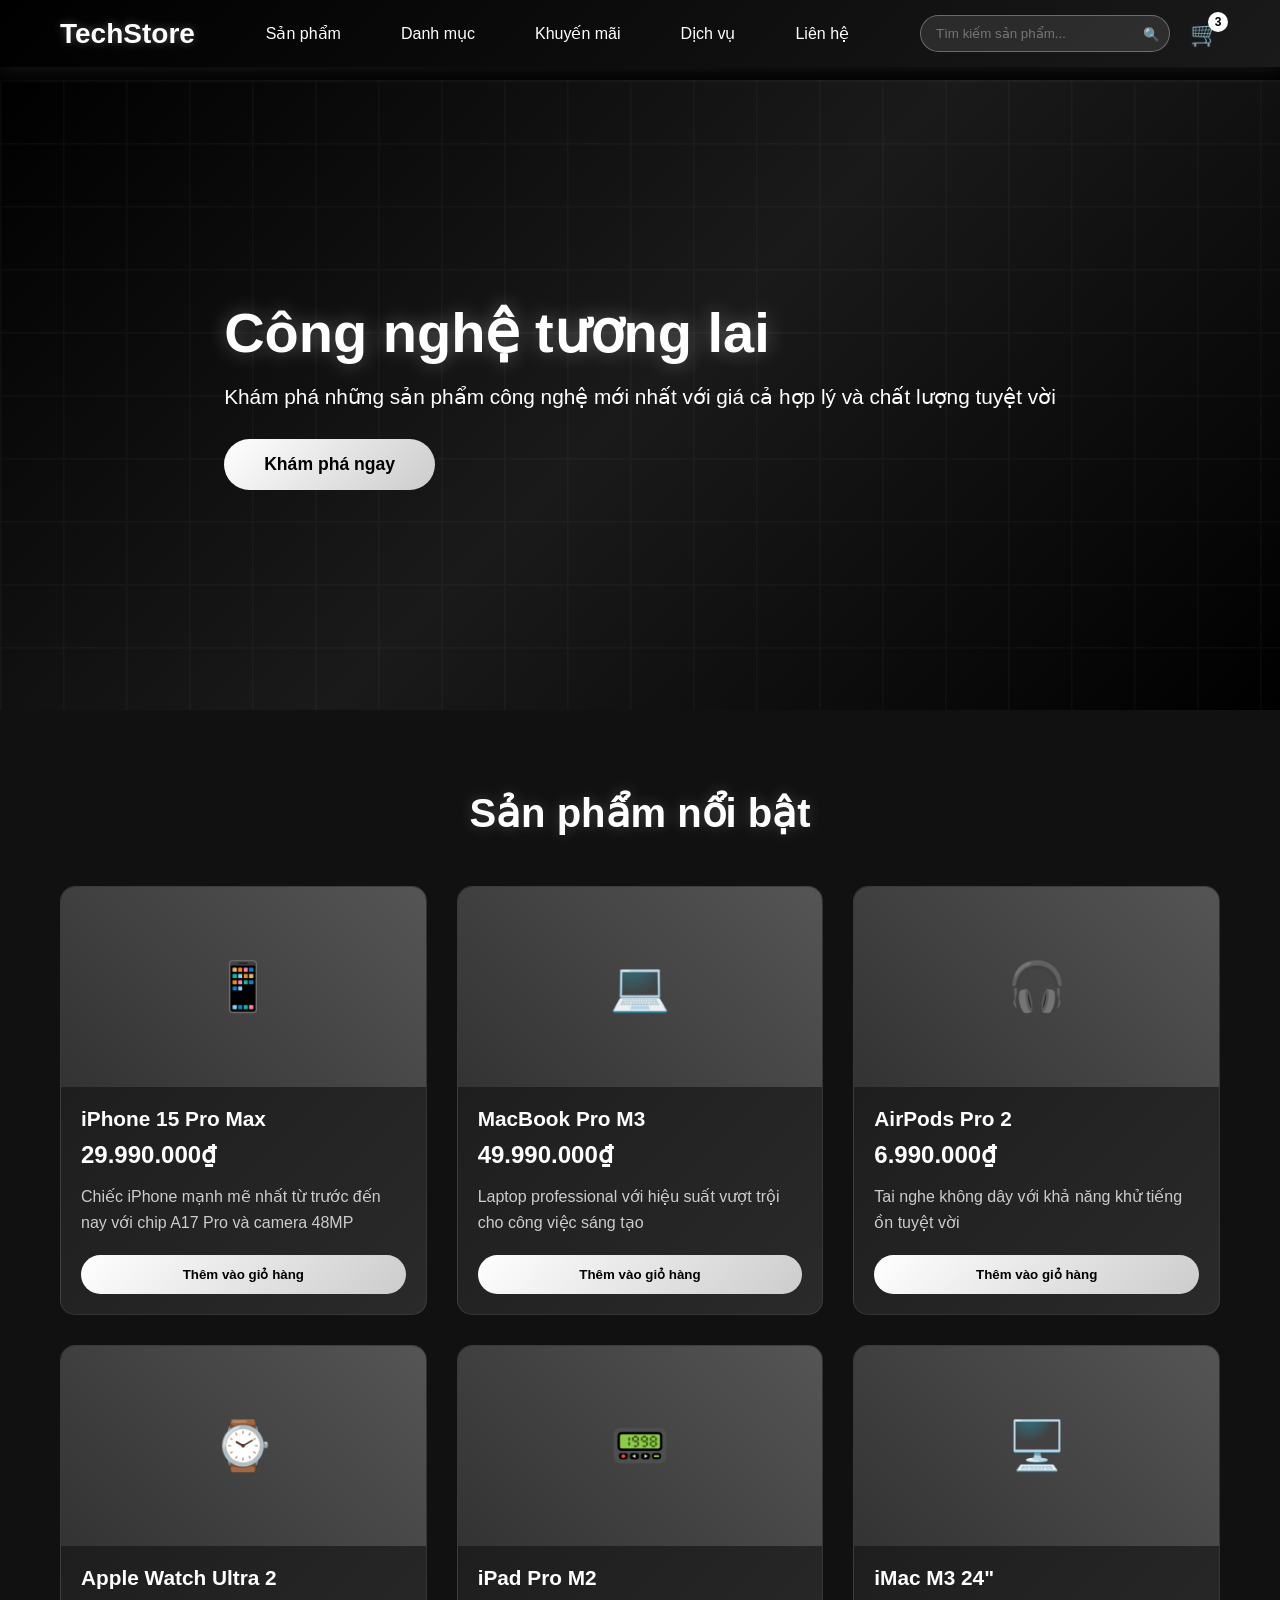
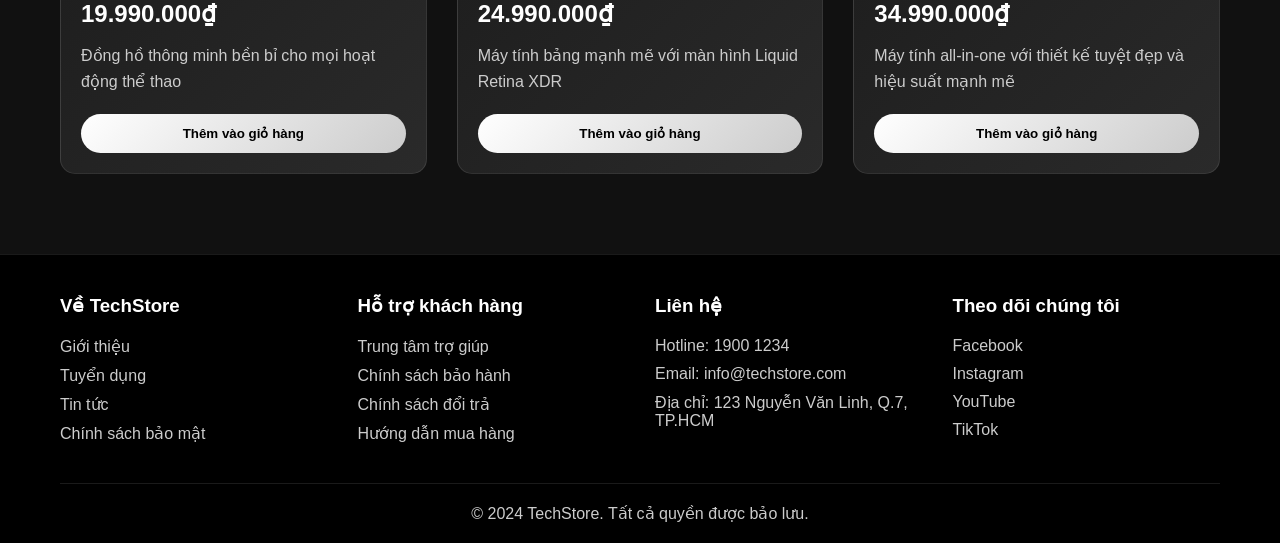
<file: index.html>
<!DOCTYPE html>
<html lang="vi">
<head>
    <meta charset="UTF-8">
    <meta name="viewport" content="width=device-width, initial-scale=1.0">
    <title>TechStore - Cửa Hàng Công Nghệ Hàng Đầu</title>
    <link rel="stylesheet" href="style.css">
</head>
<body>
    <header>
        <div class="container">
            <div class="header-content">
                <a href="#" class="logo">TechStore</a>
                <nav>
                    <ul class="nav-menu">
                        <li class="nav-item">
                            <a href="#" class="nav-link">Sản phẩm</a>
                            <div class="dropdown">
                                <div class="dropdown-item"><a href="#">Điện thoại</a></div>
                                <div class="dropdown-item"><a href="#">Laptop</a></div>
                                <div class="dropdown-item"><a href="#">Máy tính bảng</a></div>
                                <div class="dropdown-item"><a href="#">Phụ kiện</a></div>
                                <div class="dropdown-item"><a href="#">Đồng hồ thông minh</a></div>
                            </div>
                        </li>
                        <li class="nav-item">
                            <a href="#" class="nav-link">Danh mục</a>
                            <div class="dropdown">
                                <div class="dropdown-item"><a href="#">Apple</a></div>
                                <div class="dropdown-item"><a href="#">Samsung</a></div>
                                <div class="dropdown-item"><a href="#">Xiaomi</a></div>
                                <div class="dropdown-item"><a href="#">Oppo</a></div>
                                <div class="dropdown-item"><a href="#">Vivo</a></div>
                            </div>
                        </li>
                        <li class="nav-item">
                            <a href="#" class="nav-link">Khuyến mãi</a>
                            <div class="dropdown">
                                <div class="dropdown-item"><a href="#">Flash Sale</a></div>
                                <div class="dropdown-item"><a href="#">Giảm giá 50%</a></div>
                                <div class="dropdown-item"><a href="#">Mua 1 tặng 1</a></div>
                                <div class="dropdown-item"><a href="#">Freeship</a></div>
                            </div>
                        </li>
                        <li class="nav-item">
                            <a href="#" class="nav-link">Dịch vụ</a>
                            <div class="dropdown">
                                <div class="dropdown-item"><a href="#">Bảo hành</a></div>
                                <div class="dropdown-item"><a href="#">Sửa chữa</a></div>
                                <div class="dropdown-item"><a href="#">Trả góp</a></div>
                                <div class="dropdown-item"><a href="#">Thu cũ đổi mới</a></div>
                            </div>
                        </li>
                        <li class="nav-item">
                            <a href="https://baolinhttk.github.io/contact.html" class="nav-link">Liên hệ</a>
                        </li>
                    </ul>
                </nav>
                <div class="header-actions">
                    <div class="search-box">
                        <input type="text" class="search-input" placeholder="Tìm kiếm sản phẩm...">
                        <button class="search-btn">🔍</button>
                    </div>
                    <div class="cart-icon">
                        🛒
                        <span class="cart-count">3</span>
                    </div>
                </div>
                <button class="mobile-menu-btn">☰</button>
            </div>
        </div>
    </header>

    <main>
        <section class="hero">
            <div class="container">
                <div class="hero-content">
                    <h1>Công nghệ tương lai</h1>
                    <p>Khám phá những sản phẩm công nghệ mới nhất với giá cả hợp lý và chất lượng tuyệt vời</p>
                    <a href="#products" class="cta-button">Khám phá ngay</a>
                </div>
            </div>
        </section>

        <section class="products" id="products">
            <div class="container">
                <h2 class="section-title">Sản phẩm nổi bật</h2>
                <div class="product-grid">
                    <div class="product-card">
                        <div class="product-image">📱</div>
                        <div class="product-info">
                            <h3 class="product-title">iPhone 15 Pro Max</h3>
                            <div class="product-price">29.990.000₫</div>
                            <p class="product-description">Chiếc iPhone mạnh mẽ nhất từ trước đến nay với chip A17 Pro và camera 48MP</p>
                            <button class="add-to-cart">Thêm vào giỏ hàng</button>
                        </div>
                    </div>
                    <div class="product-card">
                        <div class="product-image">💻</div>
                        <div class="product-info">
                            <h3 class="product-title">MacBook Pro M3</h3>
                            <div class="product-price">49.990.000₫</div>
                            <p class="product-description">Laptop professional với hiệu suất vượt trội cho công việc sáng tạo</p>
                            <button class="add-to-cart">Thêm vào giỏ hàng</button>
                        </div>
                    </div>
                    <div class="product-card">
                        <div class="product-image">🎧</div>
                        <div class="product-info">
                            <h3 class="product-title">AirPods Pro 2</h3>
                            <div class="product-price">6.990.000₫</div>
                            <p class="product-description">Tai nghe không dây với khả năng khử tiếng ồn tuyệt vời</p>
                            <button class="add-to-cart">Thêm vào giỏ hàng</button>
                        </div>
                    </div>
                    <div class="product-card">
                        <div class="product-image">⌚</div>
                        <div class="product-info">
                            <h3 class="product-title">Apple Watch Ultra 2</h3>
                            <div class="product-price">19.990.000₫</div>
                            <p class="product-description">Đồng hồ thông minh bền bỉ cho mọi hoạt động thể thao</p>
                            <button class="add-to-cart">Thêm vào giỏ hàng</button>
                        </div>
                    </div>
                    <div class="product-card">
                        <div class="product-image">📟</div>
                        <div class="product-info">
                            <h3 class="product-title">iPad Pro M2</h3>
                            <div class="product-price">24.990.000₫</div>
                            <p class="product-description">Máy tính bảng mạnh mẽ với màn hình Liquid Retina XDR</p>
                            <button class="add-to-cart">Thêm vào giỏ hàng</button>
                        </div>
                    </div>
                    <div class="product-card">
                        <div class="product-image">🖥️</div>
                        <div class="product-info">
                            <h3 class="product-title">iMac M3 24"</h3>
                            <div class="product-price">34.990.000₫</div>
                            <p class="product-description">Máy tính all-in-one với thiết kế tuyệt đẹp và hiệu suất mạnh mẽ</p>
                            <button class="add-to-cart">Thêm vào giỏ hàng</button>
                        </div>
                    </div>
                </div>
            </div>
        </section>
    </main>

    <footer>
        <div class="container">
            <div class="footer-content">
                <div class="footer-section">
                    <h3>Về TechStore</h3>
                    <a href="#">Giới thiệu</a>
                    <a href="#">Tuyển dụng</a>
                    <a href="#">Tin tức</a>
                    <a href="#">Chính sách bảo mật</a>
                </div>
                <div class="footer-section">
                    <h3>Hỗ trợ khách hàng</h3>
                    <a href="#">Trung tâm trợ giúp</a>
                    <a href="#">Chính sách bảo hành</a>
                    <a href="#">Chính sách đổi trả</a>
                    <a href="#">Hướng dẫn mua hàng</a>
                </div>
                <div class="footer-section">
                    <h3>Liên hệ</h3>
                    <a href="#">Hotline: 1900 1234</a>
                    <a href="#">Email: info@techstore.com</a>
                    <a href="#">Địa chỉ: 123 Nguyễn Văn Linh, Q.7, TP.HCM</a>
                </div>
                <div class="footer-section">
                    <h3>Theo dõi chúng tôi</h3>
                    <a href="#">Facebook</a>
                    <a href="#">Instagram</a>
                    <a href="#">YouTube</a>
                    <a href="#">TikTok</a>
                </div>
            </div>
            <div class="footer-bottom">
                <p>&copy; 2024 TechStore. Tất cả quyền được bảo lưu.</p>
            </div>
        </div>
    </footer>
    <script src="main.js"></script>
</body>
</html>
</file>
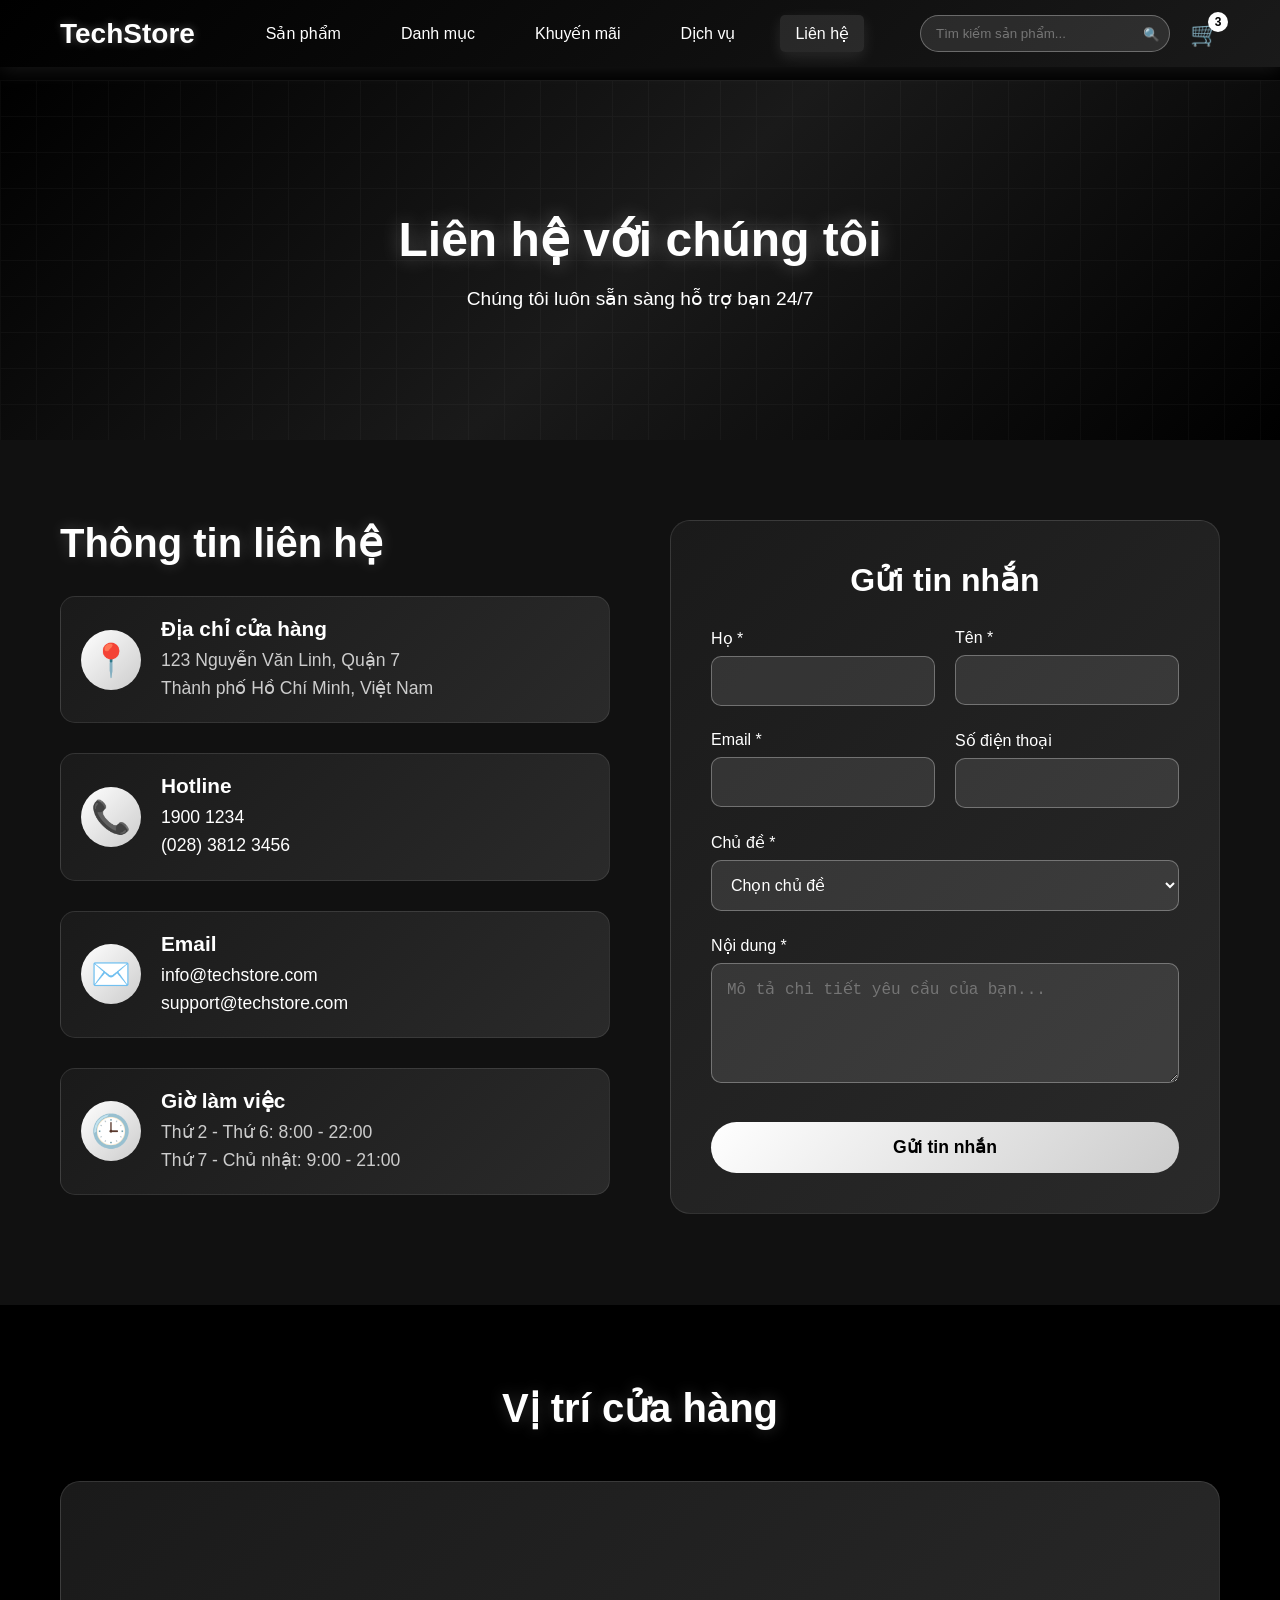
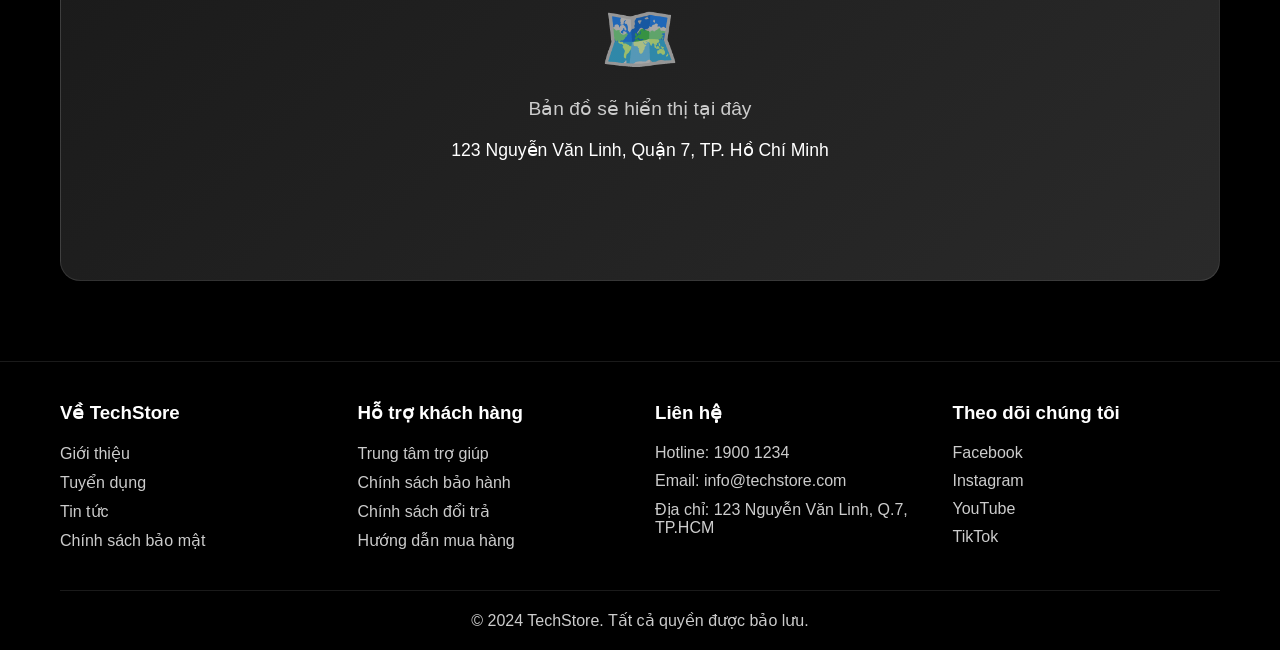
<file: contact.html>
<!DOCTYPE html>
<html lang="vi">
<head>
    <meta charset="UTF-8">
    <meta name="viewport" content="width=device-width, initial-scale=1.0">
    <title>TechStore - Liên Hệ</title>
    <style>
        * {
            margin: 0;
            padding: 0;
            box-sizing: border-box;
        }

        body {
            font-family: 'Arial', sans-serif;
            background-color: #000;
            color: #fff;
            overflow-x: hidden;
        }

        .container {
            max-width: 1200px;
            margin: 0 auto;
            padding: 0 20px;
        }

        /* Header */
        header {
            background: linear-gradient(135deg, #000, #1a1a1a);
            padding: 15px 0;
            position: fixed;
            width: 100%;
            top: 0;
            z-index: 1000;
            box-shadow: 0 2px 20px rgba(255, 255, 255, 0.1);
        }

        .header-content {
            display: flex;
            justify-content: space-between;
            align-items: center;
        }

        .logo {
            font-size: 28px;
            font-weight: bold;
            color: #fff;
            text-decoration: none;
            text-shadow: 0 0 10px rgba(255, 255, 255, 0.3);
        }

        .logo:hover {
            text-shadow: 0 0 20px rgba(255, 255, 255, 0.5);
            transition: all 0.3s ease;
        }

        /* Navigation */
        nav {
            position: relative;
        }

        .nav-menu {
            display: flex;
            list-style: none;
            gap: 30px;
        }

        .nav-item {
            position: relative;
        }

        .nav-link {
            color: #fff;
            text-decoration: none;
            padding: 10px 15px;
            border-radius: 5px;
            transition: all 0.3s ease;
            font-weight: 500;
        }

        .nav-link:hover, .nav-link.active {
            background: rgba(255, 255, 255, 0.1);
            transform: translateY(-2px);
            box-shadow: 0 5px 15px rgba(255, 255, 255, 0.1);
        }

        /* Header Actions */
        .header-actions {
            display: flex;
            gap: 20px;
            align-items: center;
        }

        .search-box {
            position: relative;
        }

        .search-input {
            background: rgba(255, 255, 255, 0.1);
            border: 1px solid rgba(255, 255, 255, 0.3);
            color: #fff;
            padding: 10px 40px 10px 15px;
            border-radius: 25px;
            width: 250px;
            outline: none;
            transition: all 0.3s ease;
        }

        .search-input:focus {
            border-color: #fff;
            box-shadow: 0 0 15px rgba(255, 255, 255, 0.2);
        }

        .search-btn {
            position: absolute;
            right: 10px;
            top: 50%;
            transform: translateY(-50%);
            background: none;
            border: none;
            color: #fff;
            cursor: pointer;
        }

        .cart-icon {
            position: relative;
            color: #fff;
            font-size: 24px;
            cursor: pointer;
            transition: all 0.3s ease;
        }

        .cart-icon:hover {
            transform: scale(1.1);
            color: #ccc;
        }

        .cart-count {
            position: absolute;
            top: -8px;
            right: -8px;
            background: #fff;
            color: #000;
            border-radius: 50%;
            width: 20px;
            height: 20px;
            display: flex;
            align-items: center;
            justify-content: center;
            font-size: 12px;
            font-weight: bold;
        }

        /* Mobile Menu */
        .mobile-menu-btn {
            display: none;
            background: none;
            border: none;
            color: #fff;
            font-size: 24px;
            cursor: pointer;
        }

        /* Main Content */
        main {
            margin-top: 80px;
            min-height: calc(100vh - 80px);
        }

        /* Hero Section */
        .hero {
            height: 40vh;
            background: linear-gradient(135deg, #000 0%, #1a1a1a 50%, #000 100%);
            display: flex;
            align-items: center;
            position: relative;
            overflow: hidden;
        }

        .hero::before {
            content: '';
            position: absolute;
            top: 0;
            left: 0;
            right: 0;
            bottom: 0;
            background: url('data:image/svg+xml,<svg xmlns="http://www.w3.org/2000/svg" viewBox="0 0 100 100"><defs><pattern id="grid" width="10" height="10" patternUnits="userSpaceOnUse"><path d="M 10 0 L 0 0 0 10" fill="none" stroke="rgba(255,255,255,0.1)" stroke-width="0.5"/></pattern></defs><rect width="100" height="100" fill="url(%23grid)"/></svg>');
            opacity: 0.3;
        }

        .hero-content {
            position: relative;
            z-index: 2;
            text-align: center;
        }

        .hero h1 {
            font-size: 3rem;
            margin-bottom: 20px;
            font-weight: 700;
            text-shadow: 0 0 20px rgba(255, 255, 255, 0.3);
            animation: fadeInUp 1s ease;
        }

        .hero p {
            font-size: 1.2rem;
            opacity: 0.9;
            animation: fadeInUp 1s ease 0.3s both;
        }

        /* Contact Section */
        .contact {
            padding: 80px 0;
            background: #111;
        }

        .contact-grid {
            display: grid;
            grid-template-columns: 1fr 1fr;
            gap: 60px;
            align-items: start;
        }

        .contact-info {
            animation: slideInLeft 1s ease;
        }

        .contact-info h2 {
            font-size: 2.5rem;
            margin-bottom: 30px;
            color: #fff;
            text-shadow: 0 0 15px rgba(255, 255, 255, 0.2);
        }

        .contact-item {
            display: flex;
            align-items: center;
            margin-bottom: 30px;
            padding: 20px;
            background: linear-gradient(135deg, #1a1a1a, #2a2a2a);
            border-radius: 15px;
            border: 1px solid rgba(255, 255, 255, 0.1);
            transition: all 0.3s ease;
        }

        .contact-item:hover {
            transform: translateY(-5px);
            box-shadow: 0 10px 30px rgba(255, 255, 255, 0.1);
            border-color: rgba(255, 255, 255, 0.3);
        }

        .contact-icon {
            font-size: 2rem;
            margin-right: 20px;
            width: 60px;
            height: 60px;
            background: linear-gradient(135deg, #fff, #ccc);
            color: #000;
            border-radius: 50%;
            display: flex;
            align-items: center;
            justify-content: center;
            flex-shrink: 0;
        }

        .contact-details h3 {
            font-size: 1.3rem;
            margin-bottom: 5px;
            color: #fff;
        }

        .contact-details p {
            color: #ccc;
            font-size: 1.1rem;
            line-height: 1.6;
        }

        .contact-details a {
            color: #fff;
            text-decoration: none;
            transition: all 0.3s ease;
        }

        .contact-details a:hover {
            color: #ccc;
            text-decoration: underline;
        }

        /* Contact Form */
        .contact-form {
            background: linear-gradient(135deg, #1a1a1a, #2a2a2a);
            padding: 40px;
            border-radius: 20px;
            border: 1px solid rgba(255, 255, 255, 0.1);
            animation: slideInRight 1s ease;
        }

        .contact-form h2 {
            font-size: 2rem;
            margin-bottom: 30px;
            color: #fff;
            text-align: center;
        }

        .form-group {
            margin-bottom: 25px;
        }

        .form-group label {
            display: block;
            margin-bottom: 8px;
            color: #fff;
            font-weight: 500;
        }

        .form-group input,
        .form-group textarea,
        .form-group select {
            width: 100%;
            padding: 15px;
            background: rgba(255, 255, 255, 0.1);
            border: 1px solid rgba(255, 255, 255, 0.3);
            border-radius: 10px;
            color: #fff;
            font-size: 1rem;
            outline: none;
            transition: all 0.3s ease;
        }

        .form-group input:focus,
        .form-group textarea:focus,
        .form-group select:focus {
            border-color: #fff;
            box-shadow: 0 0 15px rgba(255, 255, 255, 0.2);
            background: rgba(255, 255, 255, 0.15);
        }

        .form-group textarea {
            resize: vertical;
            min-height: 120px;
        }

        .form-group select {
            cursor: pointer;
        }

        .form-group select option {
            background: #1a1a1a;
            color: #fff;
        }

        .form-row {
            display: grid;
            grid-template-columns: 1fr 1fr;
            gap: 20px;
        }

        .submit-btn {
            background: linear-gradient(135deg, #fff, #ccc);
            color: #000;
            padding: 15px 40px;
            border: none;
            border-radius: 30px;
            font-size: 1.1rem;
            font-weight: 600;
            cursor: pointer;
            transition: all 0.3s ease;
            width: 100%;
            margin-top: 10px;
        }

        .submit-btn:hover {
            transform: translateY(-3px);
            box-shadow: 0 10px 25px rgba(255, 255, 255, 0.3);
        }

        .submit-btn:active {
            transform: translateY(-1px);
        }

        /* Map Section */
        .map-section {
            padding: 80px 0;
            background: #000;
        }

        .map-section h2 {
            text-align: center;
            font-size: 2.5rem;
            margin-bottom: 50px;
            color: #fff;
            text-shadow: 0 0 15px rgba(255, 255, 255, 0.2);
        }

        .map-container {
            background: linear-gradient(135deg, #1a1a1a, #2a2a2a);
            border-radius: 20px;
            padding: 40px;
            border: 1px solid rgba(255, 255, 255, 0.1);
            text-align: center;
            min-height: 400px;
            display: flex;
            align-items: center;
            justify-content: center;
            flex-direction: column;
        }

        .map-placeholder {
            font-size: 4rem;
            margin-bottom: 20px;
            opacity: 0.7;
        }

        .map-text {
            font-size: 1.2rem;
            color: #ccc;
            margin-bottom: 20px;
        }

        .map-address {
            font-size: 1.1rem;
            color: #fff;
            font-weight: 500;
        }

        /* Success Message */
        .success-message {
            background: linear-gradient(135deg, #4CAF50, #45a049);
            color: #fff;
            padding: 15px;
            border-radius: 10px;
            margin-bottom: 20px;
            text-align: center;
            display: none;
            animation: fadeInUp 0.5s ease;
        }

        /* Footer */
        footer {
            background: #000;
            border-top: 1px solid rgba(255, 255, 255, 0.1);
            padding: 40px 0 20px;
        }

        .footer-content {
            display: grid;
            grid-template-columns: repeat(auto-fit, minmax(250px, 1fr));
            gap: 30px;
            margin-bottom: 30px;
        }

        .footer-section h3 {
            margin-bottom: 20px;
            color: #fff;
        }

        .footer-section a {
            color: #ccc;
            text-decoration: none;
            display: block;
            margin-bottom: 10px;
            transition: color 0.3s ease;
        }

        .footer-section a:hover {
            color: #fff;
        }

        .footer-bottom {
            text-align: center;
            padding-top: 20px;
            border-top: 1px solid rgba(255, 255, 255, 0.1);
            color: #ccc;
        }

        /* Animations */
        @keyframes fadeInUp {
            from {
                opacity: 0;
                transform: translateY(30px);
            }
            to {
                opacity: 1;
                transform: translateY(0);
            }
        }

        @keyframes slideInLeft {
            from {
                opacity: 0;
                transform: translateX(-50px);
            }
            to {
                opacity: 1;
                transform: translateX(0);
            }
        }

        @keyframes slideInRight {
            from {
                opacity: 0;
                transform: translateX(50px);
            }
            to {
                opacity: 1;
                transform: translateX(0);
            }
        }

        /* Responsive */
        @media (max-width: 768px) {
            .nav-menu {
                display: none;
            }

            .mobile-menu-btn {
                display: block;
            }

            .hero h1 {
                font-size: 2.5rem;
            }

            .search-input {
                width: 200px;
            }

            .header-actions {
                gap: 10px;
            }

            .contact-grid {
                grid-template-columns: 1fr;
                gap: 40px;
            }

            .form-row {
                grid-template-columns: 1fr;
            }

            .contact-form {
                padding: 30px 20px;
            }

            .contact-info h2,
            .contact-form h2,
            .map-section h2 {
                font-size: 2rem;
            }

            .map-container {
                padding: 30px 20px;
            }
        }

        @media (max-width: 480px) {
            .hero h1 {
                font-size: 2rem;
            }

            .contact-item {
                flex-direction: column;
                text-align: center;
            }

            .contact-icon {
                margin-right: 0;
                margin-bottom: 15px;
            }

            .contact-form {
                padding: 20px;
            }
        }
    </style>
</head>
<body>
    <header>
        <div class="container">
            <div class="header-content">
                <a href="#" class="logo">TechStore</a>
                
                <nav>
                    <ul class="nav-menu">
                        <li class="nav-item">
                            <a href="#" class="nav-link">Sản phẩm</a>
                        </li>
                        <li class="nav-item">
                            <a href="#" class="nav-link">Danh mục</a>
                        </li>
                        <li class="nav-item">
                            <a href="#" class="nav-link">Khuyến mãi</a>
                        </li>
                        <li class="nav-item">
                            <a href="#" class="nav-link">Dịch vụ</a>
                        </li>
                        <li class="nav-item">
                            <a href="#" class="nav-link active">Liên hệ</a>
                        </li>
                    </ul>
                </nav>

                <div class="header-actions">
                    <div class="search-box">
                        <input type="text" class="search-input" placeholder="Tìm kiếm sản phẩm...">
                        <button class="search-btn">🔍</button>
                    </div>
                    <div class="cart-icon">
                        🛒
                        <span class="cart-count">3</span>
                    </div>
                </div>

                <button class="mobile-menu-btn">☰</button>
            </div>
        </div>
    </header>

    <main>
        <section class="hero">
            <div class="container">
                <div class="hero-content">
                    <h1>Liên hệ với chúng tôi</h1>
                    <p>Chúng tôi luôn sẵn sàng hỗ trợ bạn 24/7</p>
                </div>
            </div>
        </section>

        <section class="contact">
            <div class="container">
                <div class="contact-grid">
                    <div class="contact-info">
                        <h2>Thông tin liên hệ</h2>
                        
                        <div class="contact-item">
                            <div class="contact-icon">📍</div>
                            <div class="contact-details">
                                <h3>Địa chỉ cửa hàng</h3>
                                <p>123 Nguyễn Văn Linh, Quận 7<br>
                                   Thành phố Hồ Chí Minh, Việt Nam</p>
                            </div>
                        </div>

                        <div class="contact-item">
                            <div class="contact-icon">📞</div>
                            <div class="contact-details">
                                <h3>Hotline</h3>
                                <p><a href="tel:19001234">1900 1234</a><br>
                                   <a href="tel:02838123456">(028) 3812 3456</a></p>
                            </div>
                        </div>

                        <div class="contact-item">
                            <div class="contact-icon">✉️</div>
                            <div class="contact-details">
                                <h3>Email</h3>
                                <p><a href="mailto:info@techstore.com">info@techstore.com</a><br>
                                   <a href="mailto:support@techstore.com">support@techstore.com</a></p>
                            </div>
                        </div>

                        <div class="contact-item">
                            <div class="contact-icon">🕒</div>
                            <div class="contact-details">
                                <h3>Giờ làm việc</h3>
                                <p>Thứ 2 - Thứ 6: 8:00 - 22:00<br>
                                   Thứ 7 - Chủ nhật: 9:00 - 21:00</p>
                            </div>
                        </div>
                    </div>

                    <div class="contact-form">
                        <h2>Gửi tin nhắn</h2>
                        <div class="success-message" id="successMessage">
                            Cảm ơn bạn đã liên hệ! Chúng tôi sẽ phản hồi trong thời gian sớm nhất.
                        </div>
                        
                        <form id="contactForm">
                            <div class="form-row">
                                <div class="form-group">
                                    <label for="firstName">Họ *</label>
                                    <input type="text" id="firstName" name="firstName" required>
                                </div>
                                <div class="form-group">
                                    <label for="lastName">Tên *</label>
                                    <input type="text" id="lastName" name="lastName" required>
                                </div>
                            </div>

                            <div class="form-row">
                                <div class="form-group">
                                    <label for="email">Email *</label>
                                    <input type="email" id="email" name="email" required>
                                </div>
                                <div class="form-group">
                                    <label for="phone">Số điện thoại</label>
                                    <input type="tel" id="phone" name="phone">
                                </div>
                            </div>

                            <div class="form-group">
                                <label for="subject">Chủ đề *</label>
                                <select id="subject" name="subject" required>
                                    <option value="">Chọn chủ đề</option>
                                    <option value="product">Tư vấn sản phẩm</option>
                                    <option value="warranty">Bảo hành</option>
                                    <option value="complaint">Khiếu nại</option>
                                    <option value="partnership">Hợp tác</option>
                                    <option value="other">Khác</option>
                                </select>
                            </div>

                            <div class="form-group">
                                <label for="message">Nội dung *</label>
                                <textarea id="message" name="message" placeholder="Mô tả chi tiết yêu cầu của bạn..." required></textarea>
                            </div>

                            <button type="submit" class="submit-btn">Gửi tin nhắn</button>
                        </form>
                    </div>
                </div>
            </div>
        </section>

        <section class="map-section">
            <div class="container">
                <h2>Vị trí cửa hàng</h2>
                <div class="map-container">
                    <div class="map-placeholder">🗺️</div>
                    <div class="map-text">Bản đồ sẽ hiển thị tại đây</div>
                    <div class="map-address">123 Nguyễn Văn Linh, Quận 7, TP. Hồ Chí Minh</div>
                </div>
            </div>
        </section>
    </main>

    <footer>
        <div class="container">
            <div class="footer-content">
                <div class="footer-section">
                    <h3>Về TechStore</h3>
                    <a href="#">Giới thiệu</a>
                    <a href="#">Tuyển dụng</a>
                    <a href="#">Tin tức</a>
                    <a href="#">Chính sách bảo mật</a>
                </div>
                <div class="footer-section">
                    <h3>Hỗ trợ khách hàng</h3>
                    <a href="#">Trung tâm trợ giúp</a>
                    <a href="#">Chính sách bảo hành</a>
                    <a href="#">Chính sách đổi trả</a>
                    <a href="#">Hướng dẫn mua hàng</a>
                </div>
                <div class="footer-section">
                    <h3>Liên hệ</h3>
                    <a href="#">Hotline: 1900 1234</a>
                    <a href="#">Email: info@techstore.com</a>
                    <a href="#">Địa chỉ: 123 Nguyễn Văn Linh, Q.7, TP.HCM</a>
                </div>
                <div class="footer-section">
                    <h3>Theo dõi chúng tôi</h3>
                    <a href="#">Facebook</a>
                    <a href="#">Instagram</a>
                    <a href="#">YouTube</a>
                    <a href="#">TikTok</a>
                </div>
            </div>
            <div class="footer-bottom">
                <p>&copy; 2024 TechStore. Tất cả quyền được bảo lưu.</p>
            </div>
        </div>
    </footer>

    <script>
        // Form submission handling
        document.getElementById('contactForm').addEventListener('submit', function(e) {
            e.preventDefault();
            
            // Get form data
            const formData = new FormData(this);
            const firstName = formData.get('firstName');
            const lastName = formData.get('lastName');
            const email = formData.get('email');
            const phone = formData.get('phone');
            const subject = formData.get('subject');
            const message = formData.get('message');
            
            // Basic validation
            if (!firstName || !lastName || !email || !subject || !message) {
                alert('Vui lòng điền đầy đủ thông tin bắt buộc!');
                return;
            }
            
            // Email validation
            const emailRegex = /^[^\s@]+@[^\s@]+\.[^\s@]+$/;
            if (!emailRegex.test(email)) {
                alert('Email không hợp lệ!');
                return;
            }
            
            // Show success message
            document.getElementById('successMessage').style.display = 'block';
            
            // Reset form
            this.reset();
            
            // Hide success message after 5 seconds
            setTimeout(() => {
                document.getElementById('successMessage').style.display = 'none';
            }, 5000);
            
            // Scroll to top of form
            document.querySelector('.contact-form').scrollIntoView({
                behavior: 'smooth'
            });
        });

        // Search functionality
        document.querySelector('.search-btn').addEventListener('click', function() {
            const searchTerm = document.querySelector('.search-input').value;
            if (searchTerm) {
                alert(`Đang tìm kiếm: ${searchTerm}`);
            }
        });

        // Enter key search
        document.querySelector('.search-input').addEventListener('keypress', function(e) {
            if (e.key === 'Enter') {
                const searchTerm = this.value;
                if (searchTerm) {
                    alert(`Đang tìm kiếm: ${searchTerm}`);
                }
            }
        });

        // Mobile menu toggle
        document.querySelector('.mobile-menu-btn').addEventListener('click', function() {
            const navMenu = document.querySelector('.nav-menu');
            navMenu.style.display = navMenu.style.display === 'flex' ? 'none' : 'flex';
        });

        // Add hover effects to contact items
        document.querySelectorAll('.contact-item').forEach(item => {
            item.addEventListener('mouseenter', function() {
                this.style.transform = 'translateY(-5px) scale(1.02)';
            });
            
            item.addEventListener('mouseleave', function() {
                this.style.transform = 'translateY(-5px) scale(1)';
            });
        });

        // Form input focus effects
        document.querySelectorAll('input, textarea, select').forEach(input => {
            input.addEventListener('focus', function() {
                this.parentElement.style.transform = 'translateY(-2px)';
            });
            
            input.addEventListener('blur', function() {
                this.parentElement.style.transform = 'translateY(0)';
            });
        });

        // Animated counter for phone numbers (just for fun)
        let phoneClicks = 0;
        document.querySelectorAll('a[href^="tel:"]').forEach(link => {
            link.addEventListener('click', function(e) {
                phoneClicks++;
                if (phoneClicks === 1) {
                    setTimeout(() => {
                        alert('Cảm ơn bạn đã quan tâm đến dịch vụ của chúng tôi!');
                    }, 100);
                }
            });
        });
    </script>
</body>
</html>
</file>
<file: style.css>
* {
    margin: 0;
    padding: 0;
    box-sizing: border-box;
}

body {
    font-family: 'Arial', sans-serif;
    background-color: #000;
    color: #fff;
    overflow-x: hidden;
}

.container {
    max-width: 1200px;
    margin: 0 auto;
    padding: 0 20px;
}

/* Header */
header {
    background: linear-gradient(135deg, #000, #1a1a1a);
    padding: 15px 0;
    position: fixed;
    width: 100%;
    top: 0;
    z-index: 1000;
    box-shadow: 0 2px 20px rgba(255, 255, 255, 0.1);
}

.header-content {
    display: flex;
    justify-content: space-between;
    align-items: center;
}

.logo {
    font-size: 28px;
    font-weight: bold;
    color: #fff;
    text-decoration: none;
    text-shadow: 0 0 10px rgba(255, 255, 255, 0.3);
}

.logo:hover {
    text-shadow: 0 0 20px rgba(255, 255, 255, 0.5);
    transition: all 0.3s ease;
}

/* Navigation */
nav {
    position: relative;
}

.nav-menu {
    display: flex;
    list-style: none;
    gap: 30px;
}

.nav-item {
    position: relative;
}

.nav-link {
    color: #fff;
    text-decoration: none;
    padding: 10px 15px;
    border-radius: 5px;
    transition: all 0.3s ease;
    font-weight: 500;
}

.nav-link:hover {
    background: rgba(255, 255, 255, 0.1);
    transform: translateY(-2px);
    box-shadow: 0 5px 15px rgba(255, 255, 255, 0.1);
}

/* Dropdown Menu */
.dropdown {
    position: absolute;
    top: 100%;
    left: 0;
    background: linear-gradient(135deg, #1a1a1a, #333);
    min-width: 250px;
    opacity: 0;
    visibility: hidden;
    transform: translateY(-10px);
    transition: all 0.3s ease;
    border-radius: 10px;
    box-shadow: 0 10px 30px rgba(0, 0, 0, 0.5);
    border: 1px solid rgba(255, 255, 255, 0.1);
}

.nav-item:hover .dropdown {
    opacity: 1;
    visibility: visible;
    transform: translateY(0);
}

.dropdown-item {
    padding: 12px 20px;
    border-bottom: 1px solid rgba(255, 255, 255, 0.1);
}

.dropdown-item:last-child {
    border-bottom: none;
}

.dropdown-item a {
    color: #fff;
    text-decoration: none;
    display: block;
    transition: all 0.3s ease;
}

.dropdown-item:hover {
    background: rgba(255, 255, 255, 0.1);
    transform: translateX(5px);
}

/* Header Actions */
.header-actions {
    display: flex;
    gap: 20px;
    align-items: center;
}

.search-box {
    position: relative;
}

.search-input {
    background: rgba(255, 255, 255, 0.1);
    border: 1px solid rgba(255, 255, 255, 0.3);
    color: #fff;
    padding: 10px 40px 10px 15px;
    border-radius: 25px;
    width: 250px;
    outline: none;
    transition: all 0.3s ease;
}

.search-input:focus {
    border-color: #fff;
    box-shadow: 0 0 15px rgba(255, 255, 255, 0.2);
}

.search-btn {
    position: absolute;
    right: 10px;
    top: 50%;
    transform: translateY(-50%);
    background: none;
    border: none;
    color: #fff;
    cursor: pointer;
}

.cart-icon {
    position: relative;
    color: #fff;
    font-size: 24px;
    cursor: pointer;
    transition: all 0.3s ease;
}

.cart-icon:hover {
    transform: scale(1.1);
    color: #ccc;
}

.cart-count {
    position: absolute;
    top: -8px;
    right: -8px;
    background: #fff;
    color: #000;
    border-radius: 50%;
    width: 20px;
    height: 20px;
    display: flex;
    align-items: center;
    justify-content: center;
    font-size: 12px;
    font-weight: bold;
}

/* Mobile Menu */
.mobile-menu-btn {
    display: none;
    background: none;
    border: none;
    color: #fff;
    font-size: 24px;
    cursor: pointer;
}

/* Main Content */
main {
    margin-top: 80px;
}

/* Hero Section */
.hero {
    height: 70vh;
    background: linear-gradient(135deg, #000 0%, #1a1a1a 50%, #000 100%);
    display: flex;
    align-items: center;
    position: relative;
    overflow: hidden;
}

.hero::before {
    content: '';
    position: absolute;
    top: 0;
    left: 0;
    right: 0;
    bottom: 0;
    background: url('data:image/svg+xml,<svg xmlns="http://www.w3.org/2000/svg" viewBox="0 0 100 100"><defs><pattern id="grid" width="10" height="10" patternUnits="userSpaceOnUse"><path d="M 10 0 L 0 0 0 10" fill="none" stroke="rgba(255,255,255,0.1)" stroke-width="0.5"/></pattern></defs><rect width="100" height="100" fill="url(%23grid)"/></svg>');
    opacity: 0.3;
}

.hero-content {
    position: relative;
    z-index: 2;
}

.hero h1 {
    font-size: 3.5rem;
    margin-bottom: 20px;
    font-weight: 700;
    text-shadow: 0 0 20px rgba(255, 255, 255, 0.3);
    animation: fadeInUp 1s ease;
}

.hero p {
    font-size: 1.3rem;
    margin-bottom: 30px;
    opacity: 0.9;
    animation: fadeInUp 1s ease 0.3s both;
}

.cta-button {
    background: linear-gradient(135deg, #fff, #ccc);
    color: #000;
    padding: 15px 40px;
    border: none;
    border-radius: 30px;
    font-size: 1.1rem;
    font-weight: 600;
    cursor: pointer;
    transition: all 0.3s ease;
    text-decoration: none;
    display: inline-block;
    animation: fadeInUp 1s ease 0.6s both;
}

.cta-button:hover {
    transform: translateY(-3px);
    box-shadow: 0 10px 25px rgba(255, 255, 255, 0.3);
}

/* Products Section */
.products {
    padding: 80px 0;
    background: #111;
}

.section-title {
    text-align: center;
    font-size: 2.5rem;
    margin-bottom: 50px;
    color: #fff;
    text-shadow: 0 0 15px rgba(255, 255, 255, 0.2);
}

.product-grid {
    display: grid;
    grid-template-columns: repeat(auto-fit, minmax(300px, 1fr));
    gap: 30px;
    margin-top: 40px;
}

.product-card {
    background: linear-gradient(135deg, #1a1a1a, #2a2a2a);
    border-radius: 15px;
    overflow: hidden;
    transition: all 0.3s ease;
    border: 1px solid rgba(255, 255, 255, 0.1);
}

.product-card:hover {
    transform: translateY(-10px);
    box-shadow: 0 20px 40px rgba(255, 255, 255, 0.1);
    border-color: rgba(255, 255, 255, 0.3);
}

.product-image {
    height: 200px;
    background: linear-gradient(45deg, #333, #555);
    display: flex;
    align-items: center;
    justify-content: center;
    color: #fff;
    font-size: 3rem;
    position: relative;
    overflow: hidden;
}

.product-image::before {
    content: '';
    position: absolute;
    top: 0;
    left: -100%;
    width: 100%;
    height: 100%;
    background: linear-gradient(90deg, transparent, rgba(255, 255, 255, 0.2), transparent);
    transition: all 0.5s ease;
}

.product-card:hover .product-image::before {
    left: 100%;
}

.product-info {
    padding: 20px;
}

.product-title {
    font-size: 1.3rem;
    margin-bottom: 10px;
    color: #fff;
}

.product-price {
    font-size: 1.5rem;
    font-weight: bold;
    color: #fff;
    margin-bottom: 15px;
}

.product-description {
    color: #ccc;
    margin-bottom: 20px;
    line-height: 1.6;
}

.add-to-cart {
    background: linear-gradient(135deg, #fff, #ccc);
    color: #000;
    border: none;
    padding: 12px 25px;
    border-radius: 25px;
    cursor: pointer;
    font-weight: 600;
    transition: all 0.3s ease;
    width: 100%;
}

.add-to-cart:hover {
    transform: translateY(-2px);
    box-shadow: 0 5px 15px rgba(255, 255, 255, 0.3);
}

/* Footer */
footer {
    background: #000;
    border-top: 1px solid rgba(255, 255, 255, 0.1);
    padding: 40px 0 20px;
}

.footer-content {
    display: grid;
    grid-template-columns: repeat(auto-fit, minmax(250px, 1fr));
    gap: 30px;
    margin-bottom: 30px;
}

.footer-section h3 {
    margin-bottom: 20px;
    color: #fff;
}

.footer-section a {
    color: #ccc;
    text-decoration: none;
    display: block;
    margin-bottom: 10px;
    transition: color 0.3s ease;
}

.footer-section a:hover {
    color: #fff;
}

.footer-bottom {
    text-align: center;
    padding-top: 20px;
    border-top: 1px solid rgba(255, 255, 255, 0.1);
    color: #ccc;
}

/* Animations */
@keyframes fadeInUp {
    from {
        opacity: 0;
        transform: translateY(30px);
    }
    to {
        opacity: 1;
        transform: translateY(0);
    }
}

/* Responsive */
@media (max-width: 768px) {
    .nav-menu {
        display: none;
    }

    .mobile-menu-btn {
        display: block;
    }

    .hero h1 {
        font-size: 2.5rem;
    }

    .hero p {
        font-size: 1.1rem;
    }

    .search-input {
        width: 200px;
    }

    .header-actions {
        gap: 10px;
    }

    .product-grid {
        grid-template-columns: 1fr;
    }
}
</file>
